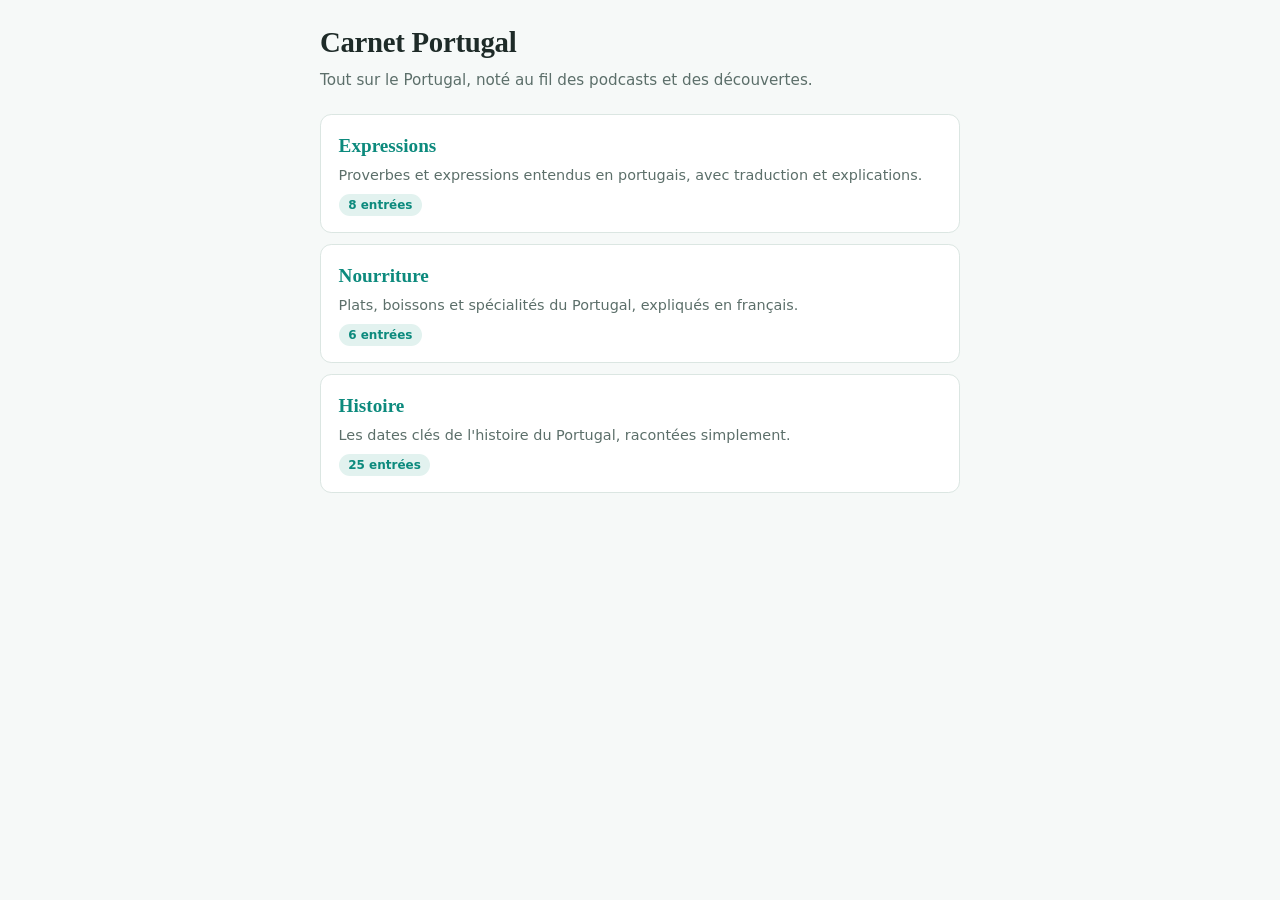
<file: index.html>
<!DOCTYPE html>
<html lang="fr">
<head>
  <meta charset="utf-8">
  <meta name="viewport" content="width=device-width, initial-scale=1">
  <meta name="robots" content="noindex">
  <title>Carnet Portugal</title>
  <link rel="icon" href="data:image/svg+xml,<svg xmlns=%22http://www.w3.org/2000/svg%22 viewBox=%220 0 100 100%22><text y=%22.9em%22 font-size=%2290%22>📓</text></svg>">
  <link rel="stylesheet" href="assets/style.css">
</head>
<body>
<main>
  <header>
    <h1>Carnet Portugal</h1>
    <p class="lede">Tout sur le Portugal, noté au fil des podcasts et des découvertes.</p>
  </header>
  <nav class="cat-list" aria-label="Catégories">
    <a class="cat" href="expressions.html">
      <span class="name">Expressions</span>
      <span class="desc">Proverbes et expressions entendus en portugais, avec traduction et explications.</span>
      <span class="count">8 entrées</span>
    </a>
    <a class="cat" href="nourriture.html">
      <span class="name">Nourriture</span>
      <span class="desc">Plats, boissons et spécialités du Portugal, expliqués en français.</span>
      <span class="count">6 entrées</span>
    </a>
    <a class="cat" href="histoire.html">
      <span class="name">Histoire</span>
      <span class="desc">Les dates clés de l'histoire du Portugal, racontées simplement.</span>
      <span class="count">25 entrées</span>
    </a>
    <!-- Prochaines catégories (à visiter, blagues…) : ajouter une carte ici -->
  </nav>
</main>
</body>
</html>
</file>
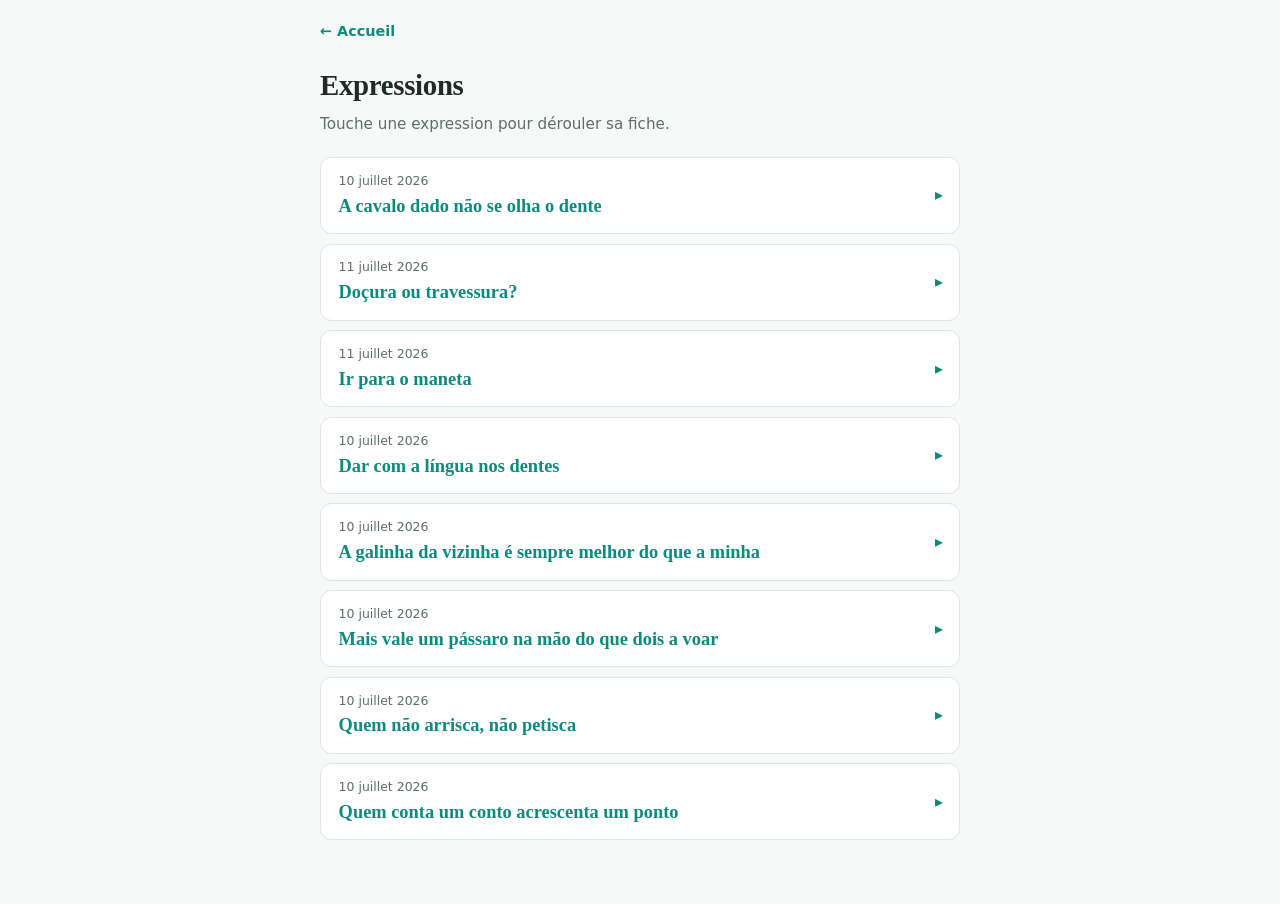
<file: expressions.html>
<!DOCTYPE html>
<html lang="fr">
<head>
  <meta charset="utf-8">
  <meta name="viewport" content="width=device-width, initial-scale=1">
  <meta name="robots" content="noindex">
  <title>Expressions — Carnet Portugal</title>
  <link rel="icon" href="data:image/svg+xml,<svg xmlns=%22http://www.w3.org/2000/svg%22 viewBox=%220 0 100 100%22><text y=%22.9em%22 font-size=%2290%22>📓</text></svg>">
  <link rel="stylesheet" href="assets/style.css">
</head>
<body>
<main>
  <a class="back" href="index.html">← Accueil</a>
  <header>
    <h1>Expressions</h1>
    <p class="lede">Touche une expression pour dérouler sa fiche.</p>
  </header>

  <div class="entry-list">

    <details class="entry">
      <summary>
        <span class="date">10 juillet 2026</span>
        <h2>A cavalo dado não se olha o dente</h2>
      </summary>
      <div class="corps">
        <p><b>Littéralement</b>« À cheval donné on ne regarde pas la dent. »</p>
        <p><b>Sens</b>Quand on reçoit un cadeau, on ne le critique pas et on n'en inspecte
        pas les défauts.</p>
        <p><b>Équivalent français</b>Existe presque tel quel — « à cheval donné on ne
        regarde pas les dents ».</p>
        <p><b>Petite note</b>On examine les dents d'un cheval pour connaître son âge et sa
        santé avant de l'acheter ; d'où l'idée qu'un cadeau, lui, ne s'inspecte pas.</p>
        <p class="exemple">— O casaco que a tia te deu é um bocado antiquado…<br>
        — Pois, mas a cavalo dado não se olha o dente.
        <span class="fr">— La veste que ta tante t'a donnée est un peu vieillotte… — Oui, mais à cheval donné on ne regarde pas les dents.</span></p>
      </div>
    </details>

    <details class="entry">
      <summary>
        <span class="date">11 juillet 2026</span>
        <h2>Doçura ou travessura?</h2>
      </summary>
      <div class="corps">
        <p><b>Littéralement</b>« Douceur ou espièglerie ? »</p>
        <p><b>Sens</b>La formule que lancent les enfants déguisés en frappant aux portes à
        Halloween : donne-moi des bonbons, sinon je te joue un tour. C'est l'équivalent du
        « Trick or treat? » américain.</p>
        <p><b>Équivalent français</b>« Des bonbons ou un sort ! », « Farce ou friandise ! »</p>
        <p><b>Petite note</b>Au Brésil on dit plutôt « Gostosuras ou travessuras? ». Le
        Portugal a d'ailleurs sa propre tradition, bien plus ancienne qu'Halloween : le
        Pão-por-Deus du 1ᵉʳ novembre, où les enfants vont de porte en porte demander gâteaux,
        fruits secs et petites pièces.</p>
        <p class="exemple">— Doçura ou travessura?<br>
        — Que medo! Toma lá os rebuçados…
        <span class="fr">— Des bonbons ou un sort ? — Quelle frayeur ! Tiens, prends les bonbons…</span></p>
      </div>
    </details>

    <details class="entry">
      <summary>
        <span class="date">11 juillet 2026</span>
        <h2>Ir para o maneta</h2>
      </summary>
      <div class="corps">
        <p><b>Littéralement</b>« Aller chez le manchot. »</p>
        <p><b>Sens</b>Échouer, tomber à l'eau, être fichu. Se dit d'un projet qui capote, d'un
        plan qui s'effondre, d'un objet qui rend l'âme : <i>foi para o maneta</i>.</p>
        <p><b>Équivalent français</b>« Tomber à l'eau », « partir en fumée », « être fichu ».</p>
        <p><b>Petite note</b>On raconte que le « Maneta », c'était le général français Loison,
        manchot et tristement célèbre pour ses brutalités pendant les invasions napoléoniennes
        (voir la <a href="histoire.html">page Histoire</a>) — « aller chez le manchot », c'était
        finir très mal. Expression bien vivante et typiquement pt-PT : on ne l'entend pas au
        Brésil.</p>
        <p class="exemple">— E as férias no Algarve? — Foram para o maneta, o carro avariou…
        <span class="fr">— Et les vacances en Algarve ? — Tombées à l'eau, la voiture est en panne…</span></p>
      </div>
    </details>

    <details class="entry">
      <summary>
        <span class="date">10 juillet 2026</span>
        <h2>Dar com a língua nos dentes</h2>
      </summary>
      <div class="corps">
        <p><b>Littéralement</b>« Donner de la langue sur les dents. »</p>
        <p><b>Sens</b>Ne pas savoir tenir un secret, tout répéter — la langue qui frappe
        les dents, c'est celle qui parle trop.</p>
        <p><b>Équivalent français</b>« Vendre la mèche », « cracher le morceau »,
        « ne pas savoir tenir sa langue ».</p>
        <p class="exemple">— Contei-te um segredo e foste dar com a língua nos dentes!<br>
        — Desculpa, escapou-me…
        <span class="fr">— Je t'ai confié un secret et tu as vendu la mèche ! — Désolé, ça m'a échappé…</span></p>
      </div>
    </details>

    <details class="entry">
      <summary>
        <span class="date">10 juillet 2026</span>
        <h2>A galinha da vizinha é sempre melhor do que a minha</h2>
      </summary>
      <div class="corps">
        <p><b>Littéralement</b>« La poule de la voisine est toujours meilleure que la mienne. »</p>
        <p><b>Sens</b>On trouve toujours que les autres ont mieux que nous.</p>
        <p><b>Équivalent français</b>« L'herbe est toujours plus verte chez le voisin. »</p>
        <p><b>Petite note</b>Triple rime <i>galinha</i> / <i>vizinha</i> / <i>minha</i> —
        imbattable à retenir.</p>
        <p class="exemple">Ele quer sempre o que os outros têm… a galinha da vizinha é
        sempre melhor do que a minha!
        <span class="fr">Il veut toujours ce que les autres ont… l'herbe est toujours plus verte chez le voisin !</span></p>
      </div>
    </details>

    <details class="entry">
      <summary>
        <span class="date">10 juillet 2026</span>
        <h2>Mais vale um pássaro na mão do que dois a voar</h2>
      </summary>
      <div class="corps">
        <p><b>Littéralement</b>« Mieux vaut un oiseau dans la main que deux en train de voler. »</p>
        <p><b>Sens</b>Mieux vaut une chose sûre, même modeste, que deux hypothétiques.</p>
        <p><b>Équivalent français</b>« Un tiens vaut mieux que deux tu l'auras. »</p>
        <p><b>Petite note</b>Le <i>a voar</i> est bien portugais européen (estar a +
        infinitif) ; au Brésil on dirait <i>dois voando</i>.</p>
        <p class="exemple">Aceita já a proposta — mais vale um pássaro na mão do que dois a voar.
        <span class="fr">Accepte l'offre tout de suite — un tiens vaut mieux que deux tu l'auras.</span></p>
      </div>
    </details>

    <details class="entry">
      <summary>
        <span class="date">10 juillet 2026</span>
        <h2>Quem não arrisca, não petisca</h2>
      </summary>
      <div class="corps">
        <p><b>Littéralement</b>« Qui ne risque pas ne grignote pas. »</p>
        <p><b>Sens</b>Sans prendre de risque, on n'obtient rien.</p>
        <p><b>Équivalent français</b>« Qui ne tente rien n'a rien. »</p>
        <p><b>Petite note</b><i>Petiscar</i>, c'est picorer des <i>petiscos</i> — les tapas
        à la portugaise. Rime <i>arrisca</i> / <i>petisca</i>.</p>
        <p class="exemple">— Vou convidá-la para jantar. — Força! Quem não arrisca, não petisca.
        <span class="fr">— Je vais l'inviter à dîner. — Vas-y ! Qui ne tente rien n'a rien.</span></p>
      </div>
    </details>

    <details class="entry">
      <summary>
        <span class="date">10 juillet 2026</span>
        <h2>Quem conta um conto acrescenta um ponto</h2>
      </summary>
      <div class="corps">
        <p><b>Littéralement</b>« Qui raconte un conte ajoute un point. »</p>
        <p><b>Sens</b>Chaque personne qui raconte une histoire en rajoute un peu — de bouche
        en bouche, les récits s'embellissent et grossissent. À sortir quand quelqu'un exagère
        visiblement son anecdote.</p>
        <p><b>Équivalent français</b>Pas d'équivalent exact ; le plus proche est
        « À beau mentir qui vient de loin ». On dirait aussi simplement « il en rajoute »,
        « il brode ».</p>
        <p><b>Petite note</b>Le proverbe joue sur la rime <i>conto</i> / <i>ponto</i>. Et
        « acrescentar um ponto » évoque le point de couture — littéralement, celui qui
        raconte… brode.</p>
        <p class="exemple">— Ele diz que apanhou um peixe com dez quilos!<br>
        — Pois… quem conta um conto acrescenta um ponto.
        <span class="fr">— Il dit qu'il a attrapé un poisson de dix kilos ! — Tu parles… qui raconte un conte ajoute un point.</span></p>
      </div>
    </details>

  </div>
</main>
</body>
</html>
</file>
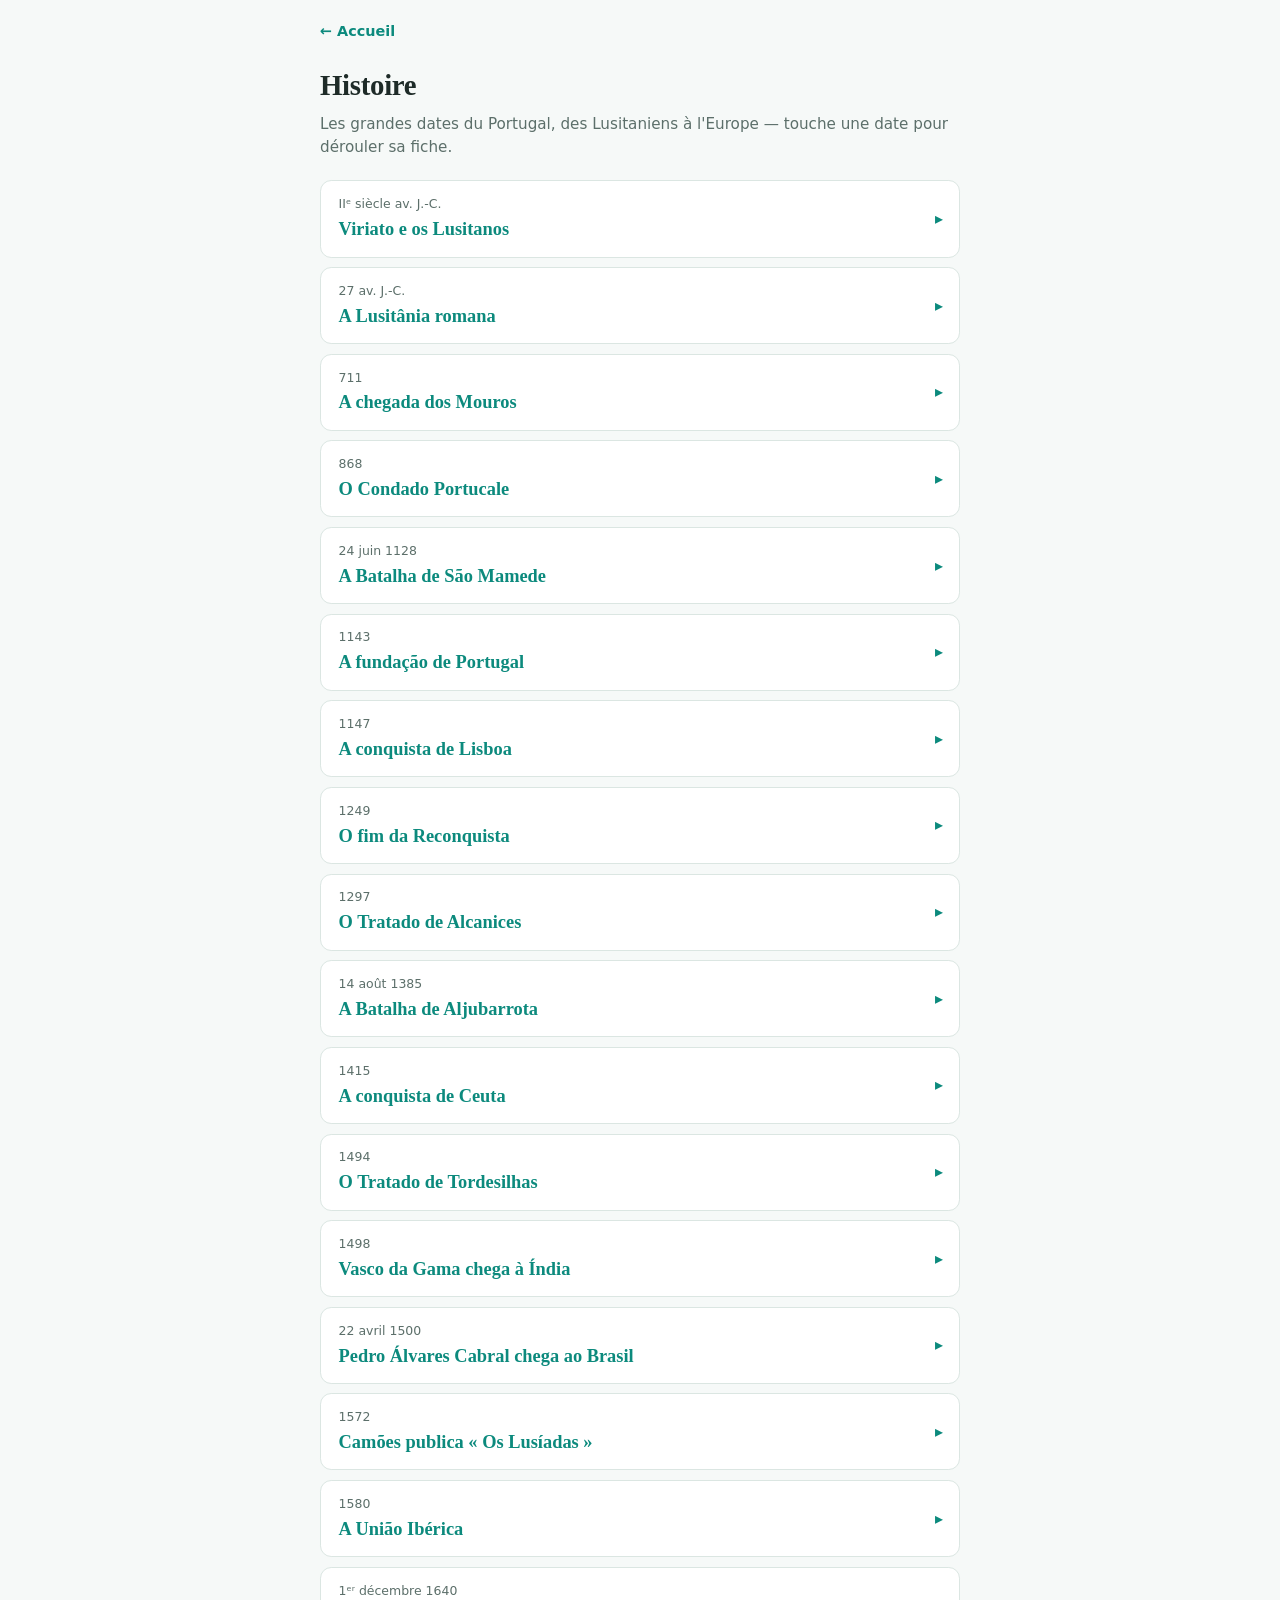
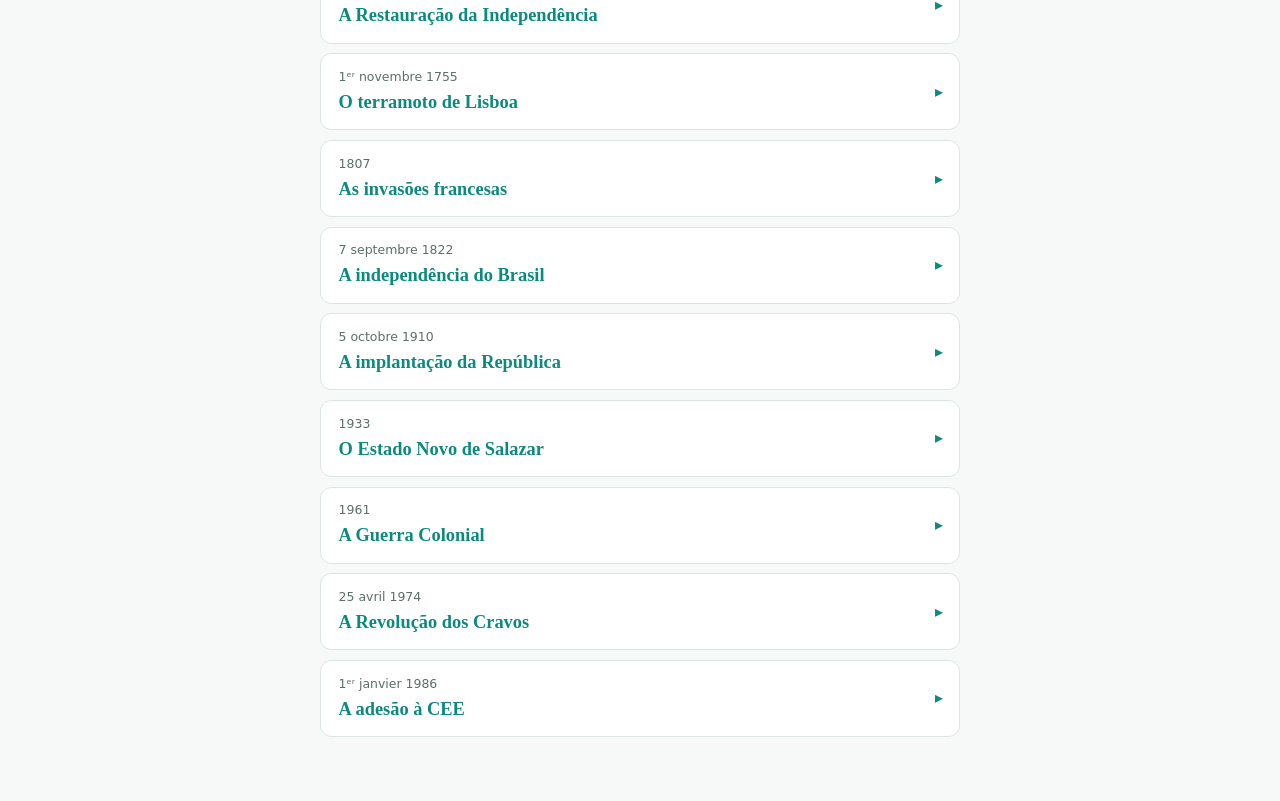
<file: histoire.html>
<!DOCTYPE html>
<html lang="fr">
<head>
  <meta charset="utf-8">
  <meta name="viewport" content="width=device-width, initial-scale=1">
  <meta name="robots" content="noindex">
  <title>Histoire — Carnet Portugal</title>
  <link rel="icon" href="data:image/svg+xml,<svg xmlns=%22http://www.w3.org/2000/svg%22 viewBox=%220 0 100 100%22><text y=%22.9em%22 font-size=%2290%22>📓</text></svg>">
  <link rel="stylesheet" href="assets/style.css">
</head>
<body>
<main>
  <a class="back" href="index.html">← Accueil</a>
  <header>
    <h1>Histoire</h1>
    <p class="lede">Les grandes dates du Portugal, des Lusitaniens à l'Europe — touche une date pour dérouler sa fiche.</p>
  </header>

  <div class="entry-list">

    <details class="entry">
      <summary>
        <span class="date">IIᵉ siècle av. J.-C.</span>
        <h2>Viriato e os Lusitanos</h2>
      </summary>
      <div class="corps">
        <p><b>Ce qui s'est passé</b>Les Lusitaniens, peuple de l'ouest de la péninsule Ibérique,
        résistent pendant des décennies aux légions romaines derrière le berger devenu chef de
        guerre Viriate, finalement assassiné par des traîtres payés par Rome (139 av. J.-C.).</p>
        <p><b>Pourquoi ça compte</b>Viriate est le premier héros national ; les Portugais aiment
        se voir comme les descendants des Lusitaniens.</p>
        <p><b>Le mot à retenir</b>Le préfixe <i>luso-</i> veut dire « portugais » :
        <i>um luso-francês</i>, c'est un Franco-Portugais, et <i>a lusofonia</i>, l'ensemble des
        pays de langue portugaise.</p>
      </div>
    </details>

    <details class="entry">
      <summary>
        <span class="date">27 av. J.-C.</span>
        <h2>A Lusitânia romana</h2>
      </summary>
      <div class="corps">
        <p><b>Ce qui s'est passé</b>Rome organise la région en province de Lusitanie. Routes,
        ponts, villes (Olisipo = Lisbonne, Bracara Augusta = Braga)… et surtout le latin
        s'installe.</p>
        <p><b>Pourquoi ça compte</b>Le portugais est né de ce latin populaire parlé pendant des
        siècles.</p>
        <p><b>Le mot à retenir</b><i>Os dias da semana</i> — <i>segunda-feira, terça-feira</i>…
        Le portugais est la seule langue latine qui a gardé les jours « numérotés » du latin
        d'église au lieu des noms de dieux païens (lundi = jour de la Lune, etc.).</p>
      </div>
    </details>

    <details class="entry">
      <summary>
        <span class="date">711</span>
        <h2>A chegada dos Mouros</h2>
      </summary>
      <div class="corps">
        <p><b>Ce qui s'est passé</b>Venus d'Afrique du Nord, les Maures conquièrent presque toute
        la péninsule en quelques années. Ils resteront plus de cinq siècles dans le sud, apportant
        orangers, techniques d'irrigation et goût des carreaux décorés.</p>
        <p><b>Pourquoi ça compte</b>Des pans entiers de la culture (et des centaines de mots)
        viennent de là.</p>
        <p><b>Le mot à retenir</b>Les mots en <i>al-</i> sont arabes : <i>a almofada</i>
        (le coussin), <i>a alface</i> (la laitue), <i>o alfaiate</i> (le tailleur)… et
        <i>oxalá</i> (« pourvu que »), qui vient de « inch'Allah ».</p>
      </div>
    </details>

    <details class="entry">
      <summary>
        <span class="date">868</span>
        <h2>O Condado Portucale</h2>
      </summary>
      <div class="corps">
        <p><b>Ce qui s'est passé</b>Pendant la Reconquête chrétienne, Vímara Peres reprend la
        région autour de l'embouchure du Douro. Le comté prend le nom de la ville portuaire de
        <i>Portus Cale</i> — l'actuelle Porto.</p>
        <p><b>Pourquoi ça compte</b>C'est l'origine du nom Portugal.</p>
        <p><b>Le mot à retenir</b>C'est pour ça qu'on dit <i>o Porto</i>, avec l'article —
        littéralement « LE port ».</p>
      </div>
    </details>

    <details class="entry">
      <summary>
        <span class="date">24 juin 1128</span>
        <h2>A Batalha de São Mamede</h2>
      </summary>
      <div class="corps">
        <p><b>Ce qui s'est passé</b>Près de Guimarães, le jeune Afonso Henriques bat les troupes…
        de sa propre mère, Teresa, et prend le contrôle du comté.</p>
        <p><b>Pourquoi ça compte</b>C'est le premier pas vers l'indépendance ; Guimarães est
        surnommée le berceau du Portugal (« Aqui nasceu Portugal », écrit sur ses murailles).</p>
        <p><b>Le mot à retenir</b><i>O berço</i> — le berceau.</p>
      </div>
    </details>

    <details class="entry">
      <summary>
        <span class="date">1143</span>
        <h2>A fundação de Portugal</h2>
      </summary>
      <div class="corps">
        <p><b>Ce qui s'est passé</b>Après sa victoire d'Ourique (1139) où il se proclame roi,
        Afonso Henriques est reconnu par le royaume de León au traité de Zamora ; le pape
        confirmera en 1179.</p>
        <p><b>Pourquoi ça compte</b>Le Portugal devient un royaume indépendant — l'un des plus
        vieux États-nations d'Europe.</p>
        <p><b>Le mot à retenir</b><i>D.</i> se lit <i>Dom</i>, le titre des rois :
        <i>D. Afonso Henriques, o Conquistador</i>.</p>
      </div>
    </details>

    <details class="entry">
      <summary>
        <span class="date">1147</span>
        <h2>A conquista de Lisboa</h2>
      </summary>
      <div class="corps">
        <p><b>Ce qui s'est passé</b>Aidé par des croisés de passage vers la Terre sainte,
        Afonso Henriques prend Lisbonne aux Maures après quatre mois de siège.</p>
        <p><b>Pourquoi ça compte</b>La future capitale entre dans le royaume.</p>
        <p><b>Le mot à retenir</b><i>Alfacinha</i> (« petite laitue ») — le surnom des Lisboètes,
        peut-être à cause des laitues que cultivaient les Maures sur les collines.</p>
      </div>
    </details>

    <details class="entry">
      <summary>
        <span class="date">1249</span>
        <h2>O fim da Reconquista</h2>
      </summary>
      <div class="corps">
        <p><b>Ce qui s'est passé</b>Afonso III prend Faro ; tout l'Algarve est conquis. Le
        territoire continental du Portugal est achevé — trois siècles avant l'Espagne voisine.</p>
        <p><b>Pourquoi ça compte</b>Le pays a, en gros, ses frontières actuelles depuis près de
        800 ans.</p>
        <p><b>Le mot à retenir</b><i>O Algarve</i> vient de l'arabe <i>al-Gharb</i>, « l'Ouest » —
        d'où l'article : <i>no Algarve</i>.</p>
      </div>
    </details>

    <details class="entry">
      <summary>
        <span class="date">1297</span>
        <h2>O Tratado de Alcanices</h2>
      </summary>
      <div class="corps">
        <p><b>Ce qui s'est passé</b>Un traité avec la Castille fixe définitivement la frontière
        terrestre.</p>
        <p><b>Pourquoi ça compte</b>C'est la plus ancienne frontière quasiment inchangée
        d'Europe.</p>
        <p><b>Le mot à retenir</b><i>A raia</i> — « la ligne », surnom de la frontière
        luso-espagnole.</p>
      </div>
    </details>

    <details class="entry">
      <summary>
        <span class="date">14 août 1385</span>
        <h2>A Batalha de Aljubarrota</h2>
      </summary>
      <div class="corps">
        <p><b>Ce qui s'est passé</b>Crise de succession : la Castille revendique le trône. João,
        maître d'Avis, élu roi par les cortes, écrase l'armée castillane pourtant bien plus
        nombreuse, grâce au génie tactique de Nuno Álvares Pereira.</p>
        <p><b>Pourquoi ça compte</b>L'indépendance est sauvée pour deux siècles ; dans la foulée,
        le traité de Windsor (1386) scelle avec l'Angleterre la plus vieille alliance encore en
        vigueur au monde.</p>
        <p><b>Le mot à retenir</b><i>A padeira de Aljubarrota</i> — la boulangère légendaire qui
        aurait achevé sept Castillans avec sa pelle à pain.</p>
      </div>
    </details>

    <details class="entry">
      <summary>
        <span class="date">1415</span>
        <h2>A conquista de Ceuta</h2>
      </summary>
      <div class="corps">
        <p><b>Ce qui s'est passé</b>La prise de Ceuta, au Maroc, lance l'expansion outre-mer.
        L'infant D. Henrique (Henri le Navigateur) finance l'exploration des côtes africaines ;
        Madère (1419) et les Açores (1427) sont colonisées, la caravelle est mise au point.</p>
        <p><b>Pourquoi ça compte</b>C'est le début de l'épopée fondatrice du récit national
        portugais.</p>
        <p><b>Le mot à retenir</b><i>Os Descobrimentos</i> — les Grandes Découvertes.</p>
      </div>
    </details>

    <details class="entry">
      <summary>
        <span class="date">1494</span>
        <h2>O Tratado de Tordesilhas</h2>
      </summary>
      <div class="corps">
        <p><b>Ce qui s'est passé</b>Portugal et Castille se partagent le monde à découvrir le long
        d'un méridien, avec la bénédiction du pape.</p>
        <p><b>Pourquoi ça compte</b>Un pays d'un million d'habitants négocie la moitié du globe —
        et le futur Brésil tombe du côté portugais.</p>
        <p><b>Le mot à retenir</b><i>Além-mar</i> — outre-mer, au-delà de la mer.</p>
      </div>
    </details>

    <details class="entry">
      <summary>
        <span class="date">1498</span>
        <h2>Vasco da Gama chega à Índia</h2>
      </summary>
      <div class="corps">
        <p><b>Ce qui s'est passé</b>Dix ans après que Bartolomeu Dias a doublé le cap de
        Bonne-Espérance, Vasco da Gama atteint l'Inde par la mer.</p>
        <p><b>Pourquoi ça compte</b>Le Portugal contrôle la route des épices ; Lisbonne devient
        l'une des villes les plus riches d'Europe.</p>
        <p><b>Le mot à retenir</b><i>A nau</i> — le grand vaisseau des Indes (la caravelle, plus
        petite, servait à explorer).</p>
      </div>
    </details>

    <details class="entry">
      <summary>
        <span class="date">22 avril 1500</span>
        <h2>Pedro Álvares Cabral chega ao Brasil</h2>
      </summary>
      <div class="corps">
        <p><b>Ce qui s'est passé</b>En route vers l'Inde, la flotte de Cabral touche la côte du
        Brésil et le revendique pour le Portugal.</p>
        <p><b>Pourquoi ça compte</b>Début de plus de trois siècles de Brésil portugais — et de
        l'avenir de la langue.</p>
        <p><b>Le mot à retenir</b>Le nom <i>Brasil</i> vient du <i>pau-brasil</i>, un bois rouge
        « couleur de braise » (<i>a brasa</i>).</p>
      </div>
    </details>

    <details class="entry">
      <summary>
        <span class="date">1572</span>
        <h2>Camões publica « Os Lusíadas »</h2>
      </summary>
      <div class="corps">
        <p><b>Ce qui s'est passé</b>Luís de Camões publie l'épopée nationale, qui raconte le
        voyage de Vasco da Gama.</p>
        <p><b>Pourquoi ça compte</b>C'est LE monument de la langue portugaise ; le 10 juin, date
        de sa mort, est devenu la fête nationale — <i>Dia de Portugal, de Camões e das Comunidades
        Portuguesas</i> (elle célèbre aussi la diaspora).</p>
        <p><b>Le mot à retenir</b><i>Os Lusíadas</i> = « les fils de Lusus », autrement dit les
        Portugais.</p>
      </div>
    </details>

    <details class="entry">
      <summary>
        <span class="date">1580</span>
        <h2>A União Ibérica</h2>
      </summary>
      <div class="corps">
        <p><b>Ce qui s'est passé</b>Le jeune roi D. Sebastião disparaît à la bataille
        d'Alcácer Quibir (1578) sans héritier ; Philippe II d'Espagne prend la couronne.
        Soixante ans de domination espagnole.</p>
        <p><b>Pourquoi ça compte</b>Traumatisme national — et naissance d'un mythe : le roi
        reviendrait un matin de brouillard sauver le pays.</p>
        <p><b>Le mot à retenir</b><i>Esperar por D. Sebastião</i> — attendre quelque chose qui
        n'arrivera jamais. Le mythe s'appelle <i>o sebastianismo</i>.</p>
      </div>
    </details>

    <details class="entry">
      <summary>
        <span class="date">1ᵉʳ décembre 1640</span>
        <h2>A Restauração da Independência</h2>
      </summary>
      <div class="corps">
        <p><b>Ce qui s'est passé</b>Des conjurés renversent le pouvoir espagnol à Lisbonne ;
        D. João IV, duc de Bragance, devient roi. La guerre avec l'Espagne durera jusqu'en
        1668.</p>
        <p><b>Pourquoi ça compte</b>Le Portugal reprend son indépendance — pour de bon, cette
        fois.</p>
        <p><b>Le mot à retenir</b><i>O feriado</i> — le jour férié : le 1ᵉʳ décembre en est
        toujours un.</p>
      </div>
    </details>

    <details class="entry">
      <summary>
        <span class="date">1ᵉʳ novembre 1755</span>
        <h2>O terramoto de Lisboa</h2>
      </summary>
      <div class="corps">
        <p><b>Ce qui s'est passé</b>Le matin de la Toussaint, un séisme colossal, puis un tsunami
        et des incendies détruisent Lisbonne ; des dizaines de milliers de morts. Le marquis de
        Pombal reconstruit la ville basse sur un plan moderne et antisismique.</p>
        <p><b>Pourquoi ça compte</b>L'événement bouleverse l'Europe entière (Voltaire en tire
        <i>Candide</i>) et donne à Lisbonne son visage actuel (la <i>Baixa pombalina</i>).</p>
        <p><b>Le mot à retenir</b><i>O terramoto</i> — en pt-PT ; les Brésiliens disent
        <i>terremoto</i>.</p>
      </div>
    </details>

    <details class="entry">
      <summary>
        <span class="date">1807</span>
        <h2>As invasões francesas</h2>
      </summary>
      <div class="corps">
        <p><b>Ce qui s'est passé</b>Napoléon envahit le Portugal (trois fois). La cour royale
        s'enfuit à Rio de Janeiro — seul cas d'un empire européen gouverné depuis sa colonie.
        Les Anglais de Wellington aident à repousser les Français.</p>
        <p><b>Pourquoi ça compte</b>Le pays en sort ruiné et le centre de gravité passe au
        Brésil.</p>
        <p><b>Le mot à retenir</b><i>Ir para o maneta</i> — « finir chez le manchot »,
        c'est-à-dire très mal finir. Le « Maneta », c'était le général français Loison,
        tristement célèbre. L'expression s'utilise encore !</p>
      </div>
    </details>

    <details class="entry">
      <summary>
        <span class="date">7 septembre 1822</span>
        <h2>A independência do Brasil</h2>
      </summary>
      <div class="corps">
        <p><b>Ce qui s'est passé</b>Resté à Rio, le prince D. Pedro proclame l'indépendance du
        Brésil (<i>o Grito do Ipiranga</i>) et s'en fait empereur.</p>
        <p><b>Pourquoi ça compte</b>Le Portugal perd sa plus grande colonie et se tourne vers
        l'Afrique.</p>
        <p><b>Le mot à retenir</b>Depuis, la langue a deux normes — <i>o autocarro</i> (pt-PT)
        face à <i>o ônibus</i> (pt-BR), <i>o pequeno-almoço</i> face au <i>café da manhã</i>.</p>
      </div>
    </details>

    <details class="entry">
      <summary>
        <span class="date">5 octobre 1910</span>
        <h2>A implantação da República</h2>
      </summary>
      <div class="corps">
        <p><b>Ce qui s'est passé</b>Deux ans après l'assassinat du roi D. Carlos, une révolution
        met fin à près de huit siècles de monarchie. La Première République sera très instable
        (une quarantaine de gouvernements en seize ans).</p>
        <p><b>Pourquoi ça compte</b>Le drapeau vert et rouge et l'hymne <i>A Portuguesa</i>
        datent de là.</p>
        <p><b>Le mot à retenir</b><i>A bandeira</i> — le drapeau, avec sa sphère armillaire,
        instrument des navigateurs.</p>
      </div>
    </details>

    <details class="entry">
      <summary>
        <span class="date">1933</span>
        <h2>O Estado Novo de Salazar</h2>
      </summary>
      <div class="corps">
        <p><b>Ce qui s'est passé</b>Après le coup d'État militaire de 1926, Salazar, professeur
        d'économie à Coimbra, installe l'Estado Novo : la plus longue dictature d'Europe de
        l'Ouest. Censure, police politique (la PIDE), pays pauvre et fermé — d'où l'émigration
        massive, notamment vers la France dans les années 1960.</p>
        <p><b>Pourquoi ça compte</b>Presque un demi-siècle qui marque encore le pays… et qui
        explique la présence portugaise en France.</p>
        <p><b>Le mot à retenir</b><i>Dar o salto</i> — « faire le saut » : passer clandestinement
        la frontière pour émigrer. L'histoire de beaucoup de familles portugaises de France.</p>
      </div>
    </details>

    <details class="entry">
      <summary>
        <span class="date">1961</span>
        <h2>A Guerra Colonial</h2>
      </summary>
      <div class="corps">
        <p><b>Ce qui s'est passé</b>Le régime refuse la décolonisation ; treize ans de guerre en
        Angola, en Guinée-Bissau et au Mozambique, qui épuisent le pays et poussent des milliers
        de jeunes à fuir la conscription.</p>
        <p><b>Pourquoi ça compte</b>C'est cette guerre sans issue qui finira par faire tomber le
        régime.</p>
        <p><b>Le mot à retenir</b><i>O ultramar</i> — l'outre-mer ; le régime parlait de
        « guerra do ultramar », jamais de guerre coloniale.</p>
      </div>
    </details>

    <details class="entry">
      <summary>
        <span class="date">25 avril 1974</span>
        <h2>A Revolução dos Cravos</h2>
      </summary>
      <div class="corps">
        <p><b>Ce qui s'est passé</b>Au signal de la chanson <i>Grândola, Vila Morena</i> diffusée
        à la radio, de jeunes capitaines renversent la dictature en une journée, presque sans
        effusion de sang. La foule glisse des œillets dans les canons des fusils. Suivent la
        démocratie et l'indépendance des colonies.</p>
        <p><b>Pourquoi ça compte</b>LA date de l'histoire moderne : le 25 avril est férié
        (<i>Dia da Liberdade</i>) et le grand pont de Lisbonne porte son nom.</p>
        <p><b>Le mot à retenir</b><i>O cravo</i> — l'œillet. Et « <i>antes do 25 de Abril</i> »
        sert de repère temporel dans la conversation.</p>
      </div>
    </details>

    <details class="entry">
      <summary>
        <span class="date">1ᵉʳ janvier 1986</span>
        <h2>A adesão à CEE</h2>
      </summary>
      <div class="corps">
        <p><b>Ce qui s'est passé</b>Le Portugal entre dans la Communauté européenne, en même temps
        que l'Espagne. Modernisation rapide, Expo 98, passage à l'euro en 2002.</p>
        <p><b>Pourquoi ça compte</b>L'ancrage définitif du pays dans l'Europe démocratique.</p>
        <p><b>Le mot à retenir</b><i>O escudo</i> — la monnaie d'avant l'euro ; les anciens
        comptent parfois encore en <i>contos</i> (1 conto = 1 000 escudos).</p>
      </div>
    </details>

  </div>
</main>
</body>
</html>
</file>
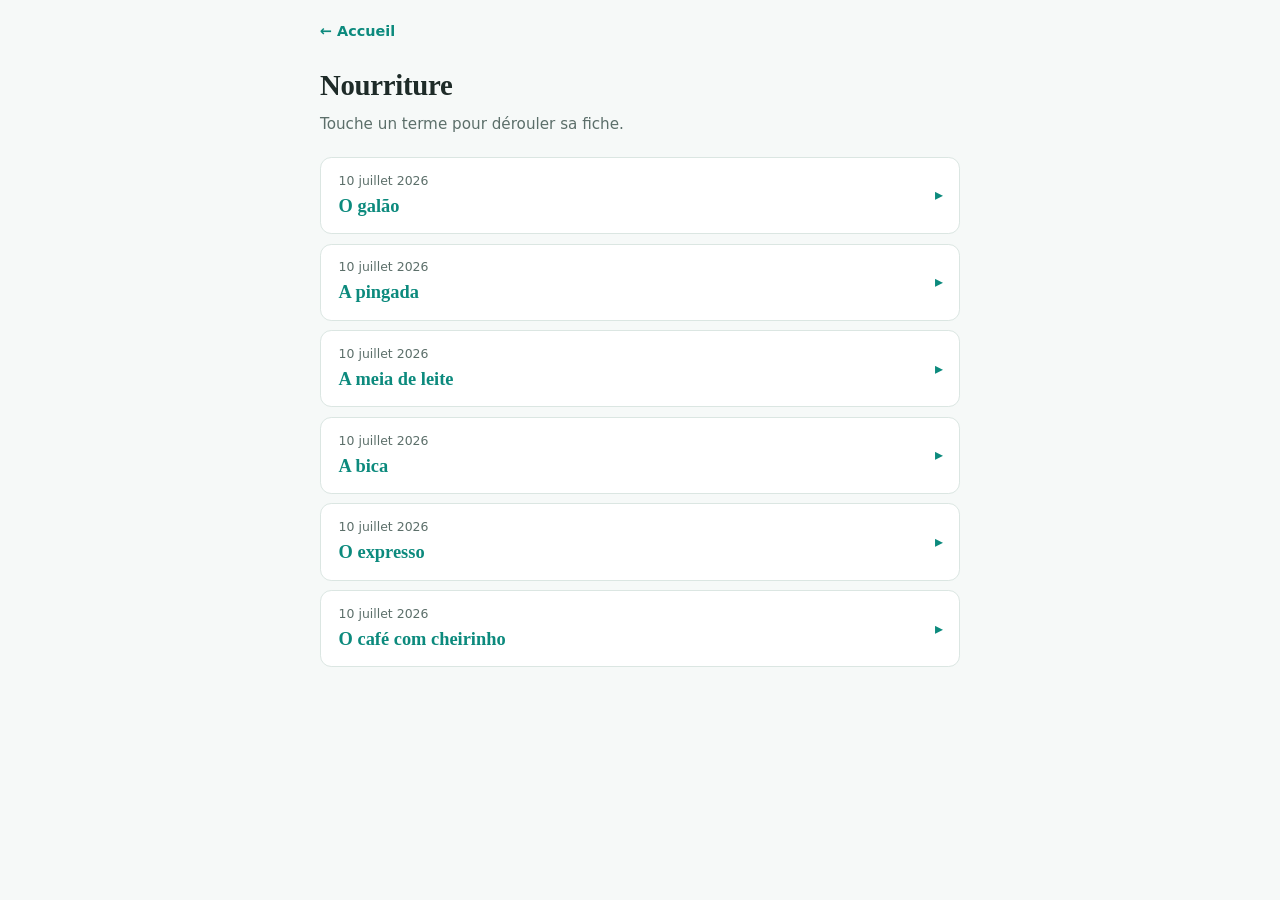
<file: nourriture.html>
<!DOCTYPE html>
<html lang="fr">
<head>
  <meta charset="utf-8">
  <meta name="viewport" content="width=device-width, initial-scale=1">
  <meta name="robots" content="noindex">
  <title>Nourriture — Carnet Portugal</title>
  <link rel="icon" href="data:image/svg+xml,<svg xmlns=%22http://www.w3.org/2000/svg%22 viewBox=%220 0 100 100%22><text y=%22.9em%22 font-size=%2290%22>📓</text></svg>">
  <link rel="stylesheet" href="assets/style.css">
</head>
<body>
<main>
  <a class="back" href="index.html">← Accueil</a>
  <header>
    <h1>Nourriture</h1>
    <p class="lede">Touche un terme pour dérouler sa fiche.</p>
  </header>

  <div class="entry-list">

    <details class="entry">
      <summary>
        <span class="date">10 juillet 2026</span>
        <h2>O galão</h2>
      </summary>
      <div class="corps">
        <p><b>Littéralement</b>« Le galon ».</p>
        <p><b>C'est quoi</b>Un grand café au lait servi dans un verre haut : environ un
        quart d'expresso pour trois quarts de lait chaud mousseux. C'est la boisson du
        petit-déjeuner ou du goûter, souvent accompagnée d'une <i>torrada</i> (grande
        tartine grillée beurrée).</p>
        <p><b>Équivalent français</b>Un grand café au lait, proche du latte.</p>
        <p><b>Petite note</b>On peut le préciser <i>galão escuro</i> (foncé, plus de café)
        ou <i>galão claro</i> (clair, plus de lait). Le verre haut, c'est sa signature :
        la même boisson en tasse devient une <i>meia de leite</i>.</p>
        <p class="exemple">— Bom dia! Um galão e uma torrada mista, se faz favor.
        <span class="fr">— Bonjour ! Un galão et une tartine grillée jambon-fromage, s'il vous plaît.</span></p>
      </div>
    </details>

    <details class="entry">
      <summary>
        <span class="date">10 juillet 2026</span>
        <h2>A pingada</h2>
      </summary>
      <div class="corps">
        <p><b>Littéralement</b>« L'arrosée » — de <i>pingo</i>, la goutte.</p>
        <p><b>C'est quoi</b>Un expresso avec juste une goutte de lait. On dit aussi
        <i>café pingado</i>. Ça se commande à toute heure, quand on veut un café qui
        reste corsé mais un peu adouci.</p>
        <p><b>Équivalent français</b>La noisette.</p>
        <p><b>Petite note</b>À Porto, on demande plutôt <i>um pingo</i>. Même idée,
        autre rive.</p>
        <p class="exemple">— O café assim puro é muito forte para mim…<br>
        — Então pede uma pingada!
        <span class="fr">— Le café pur comme ça, c'est trop fort pour moi… — Alors commande une pingada !</span></p>
      </div>
    </details>

    <details class="entry">
      <summary>
        <span class="date">10 juillet 2026</span>
        <h2>A meia de leite</h2>
      </summary>
      <div class="corps">
        <p><b>Littéralement</b>« La moitié de lait ».</p>
        <p><b>C'est quoi</b>Moitié café, moitié lait chaud, servie dans une tasse (et non
        un verre). Plus lactée qu'une pingada, moins qu'un galão — et surtout, c'est le
        récipient qui change tout.</p>
        <p><b>Équivalent français</b>Le café crème.</p>
        <p><b>Petite note</b>Galão = verre haut, meia de leite = tasse : c'est LE réflexe
        à retenir pour commander juste.</p>
        <p class="exemple">— Um galão?<br>
        — Não, prefiro uma meia de leite, é menos doce de leite.
        <span class="fr">— Un galão ? — Non, je préfère une meia de leite, il y a moins de lait.</span></p>
      </div>
    </details>

    <details class="entry">
      <summary>
        <span class="date">10 juillet 2026</span>
        <h2>A bica</h2>
      </summary>
      <div class="corps">
        <p><b>Littéralement</b>« Le bec » — la petite buse d'où coule l'eau d'une
        fontaine… ou le café de la machine.</p>
        <p><b>C'est quoi</b>L'expresso, version Lisbonne. Court, serré, bu au comptoir en
        deux gorgées, souvent avec un <i>pastel de nata</i>.</p>
        <p><b>Équivalent français</b>Le petit noir, l'expresso du zinc.</p>
        <p><b>Petite note</b>La légende (invérifiable mais adorée) : au café A Brasileira
        du Chiado, on aurait affiché <i>« Beba Isto Com Açúcar »</i> — « Buvez ceci avec
        du sucre » — dont l'acronyme donne B-I-C-A. À Porto, le même café s'appelle
        <i>um cimbalino</i>, du nom des machines italiennes La Cimbali.</p>
        <p class="exemple">— Uma bica e um pastel de nata, se faz favor.<br>
        — É para já!
        <span class="fr">— Un expresso et un pastel de nata, s'il vous plaît. — Tout de suite !</span></p>
      </div>
    </details>

    <details class="entry">
      <summary>
        <span class="date">10 juillet 2026</span>
        <h2>O expresso</h2>
      </summary>
      <div class="corps">
        <p><b>Littéralement</b>« L'expresso » (oui, avec un x en portugais).</p>
        <p><b>C'est quoi</b>Le mot neutre et standard pour l'expresso, compris partout.
        Mais le plus simple reste de demander <i>um café</i> : au Portugal, un « café »
        tout court, c'est d'office un expresso.</p>
        <p><b>Équivalent français</b>Un expresso, tout simplement.</p>
        <p><b>Petite note</b>C'est le terme passe-partout entre <i>bica</i> (Lisbonne) et
        <i>cimbalino</i> (Porto). Au Brésil on écrit pareil, mais le café y est souvent
        servi autrement (le <i>cafezinho</i> filtré).</p>
        <p class="exemple">— Como se pede um café em Portugal?<br>
        — Diz só « um café » e vem um expresso.
        <span class="fr">— Comment on commande un café au Portugal ? — Dis juste « um café » et un expresso arrive.</span></p>
      </div>
    </details>

    <details class="entry">
      <summary>
        <span class="date">10 juillet 2026</span>
        <h2>O café com cheirinho</h2>
      </summary>
      <div class="corps">
        <p><b>Littéralement</b>« Le café avec une petite odeur » — <i>cheirinho</i>,
        diminutif de <i>cheiro</i> (odeur, parfum).</p>
        <p><b>C'est quoi</b>Un expresso arrosé d'un trait d'eau-de-vie, en général de la
        <i>aguardente</i> (souvent du <i>bagaço</i>, le marc local). Se commande plutôt
        en fin de repas ou pour se réchauffer.</p>
        <p><b>Équivalent français</b>Le café arrosé.</p>
        <p><b>Petite note</b>Tout est dans le diminutif : on ne demande pas de l'alcool,
        juste « un petit parfum »… La pudeur portugaise en une expression.</p>
        <p class="exemple">— Está frio lá fora…<br>
        — Então toma um café com cheirinho, aquece logo.
        <span class="fr">— Il fait froid dehors… — Alors prends un café arrosé, ça réchauffe tout de suite.</span></p>
      </div>
    </details>

  </div>
</main>
</body>
</html>
</file>
<file: assets/style.css>
/* Carnet Portugal — styles partagés */
:root {
  --bg: #f6f9f8;
  --card: #ffffff;
  --ink: #1e2b28;
  --muted: #5c6f6a;
  --line: #dbe6e2;
  --accent: #0c8a7d;
  --accent-soft: #e2f2ef;
}
@media (prefers-color-scheme: dark) {
  :root {
    --bg: #111917;
    --card: #1a2422;
    --ink: #e5efec;
    --muted: #93a7a1;
    --line: #2b3936;
    --accent: #3cc4b3;
    --accent-soft: #16332f;
  }
}

* { box-sizing: border-box; }

body {
  background: var(--bg);
  color: var(--ink);
  font-family: "Segoe UI", system-ui, sans-serif;
  line-height: 1.55;
  margin: 0;
  padding: 1.25rem 1rem 4rem;
}
main {
  max-width: 40rem;
  margin: 0 auto;
  display: flex;
  flex-direction: column;
  gap: 1.3rem;
}
img { max-width: 100%; height: auto; border-radius: 0.5rem; }

h1 {
  font-family: Charter, Georgia, "Times New Roman", serif;
  font-size: 1.8rem;
  letter-spacing: -0.01em;
  margin: 0;
  text-wrap: balance;
}
.lede { color: var(--muted); font-size: 0.95rem; margin: 0.3rem 0 0; }

.back {
  align-self: flex-start;
  color: var(--accent);
  text-decoration: none;
  font-size: 0.9rem;
  font-weight: 600;
}
.back:hover { text-decoration: underline; }
.back:focus-visible { outline: 2px solid var(--accent); outline-offset: 2px; border-radius: 0.2rem; }

/* Cartes de catégories (accueil) */
.cat-list { display: flex; flex-direction: column; gap: 0.7rem; }
a.cat {
  background: var(--card);
  border: 1px solid var(--line);
  border-radius: 0.7rem;
  padding: 1rem 1.1rem;
  text-decoration: none;
  color: inherit;
  display: flex;
  flex-direction: column;
  gap: 0.2rem;
  transition: border-color 0.15s ease;
}
a.cat:hover { border-color: var(--accent); }
a.cat:focus-visible { outline: 2px solid var(--accent); outline-offset: 2px; }
a.cat .name {
  font-family: Charter, Georgia, "Times New Roman", serif;
  font-size: 1.2rem;
  font-weight: 700;
  color: var(--accent);
}
a.cat .desc { color: var(--muted); font-size: 0.9rem; }
a.cat .count {
  font-size: 0.75rem;
  font-weight: 600;
  color: var(--accent);
  background: var(--accent-soft);
  border-radius: 999px;
  padding: 0.1rem 0.6rem;
  align-self: flex-start;
  margin-top: 0.3rem;
}

/* Entrées repliables */
.entry-list { display: flex; flex-direction: column; gap: 0.6rem; }
details.entry {
  background: var(--card);
  border: 1px solid var(--line);
  border-radius: 0.7rem;
}
details.entry summary {
  cursor: pointer;
  list-style: none;
  padding: 0.8rem 2.4rem 0.8rem 1.1rem;
  position: relative;
  display: flex;
  flex-direction: column;
  gap: 0.1rem;
}
details.entry summary::-webkit-details-marker { display: none; }
details.entry summary::after {
  content: "▸";
  position: absolute;
  right: 1rem;
  top: 50%;
  transform: translateY(-50%);
  color: var(--accent);
  transition: transform 0.15s ease;
}
details.entry[open] summary::after { transform: translateY(-50%) rotate(90deg); }
details.entry summary:hover { color: var(--accent); }
details.entry summary:focus-visible { outline: 2px solid var(--accent); outline-offset: 2px; border-radius: 0.7rem; }
details.entry .date { font-size: 0.78rem; color: var(--muted); }
details.entry h2 {
  font-family: Charter, Georgia, "Times New Roman", serif;
  font-size: 1.15rem;
  margin: 0;
  color: var(--accent);
  text-wrap: balance;
  font-weight: 700;
}
details.entry .corps {
  padding: 0.2rem 1.1rem 1.1rem;
  display: flex;
  flex-direction: column;
  gap: 0.7rem;
}
.corps p { margin: 0; }
.corps p b:first-child {
  color: var(--muted);
  font-size: 0.8rem;
  text-transform: uppercase;
  letter-spacing: 0.06em;
  display: block;
  margin-bottom: 0.1rem;
}
.exemple {
  background: var(--accent-soft);
  border-radius: 0.5rem;
  padding: 0.7rem 0.9rem;
  font-style: italic;
}
.exemple .fr {
  font-style: normal;
  color: var(--muted);
  font-size: 0.85rem;
  display: block;
  margin-top: 0.3rem;
}

@media (prefers-reduced-motion: reduce) {
  a.cat,
  details.entry summary::after { transition: none; }
}
</file>
